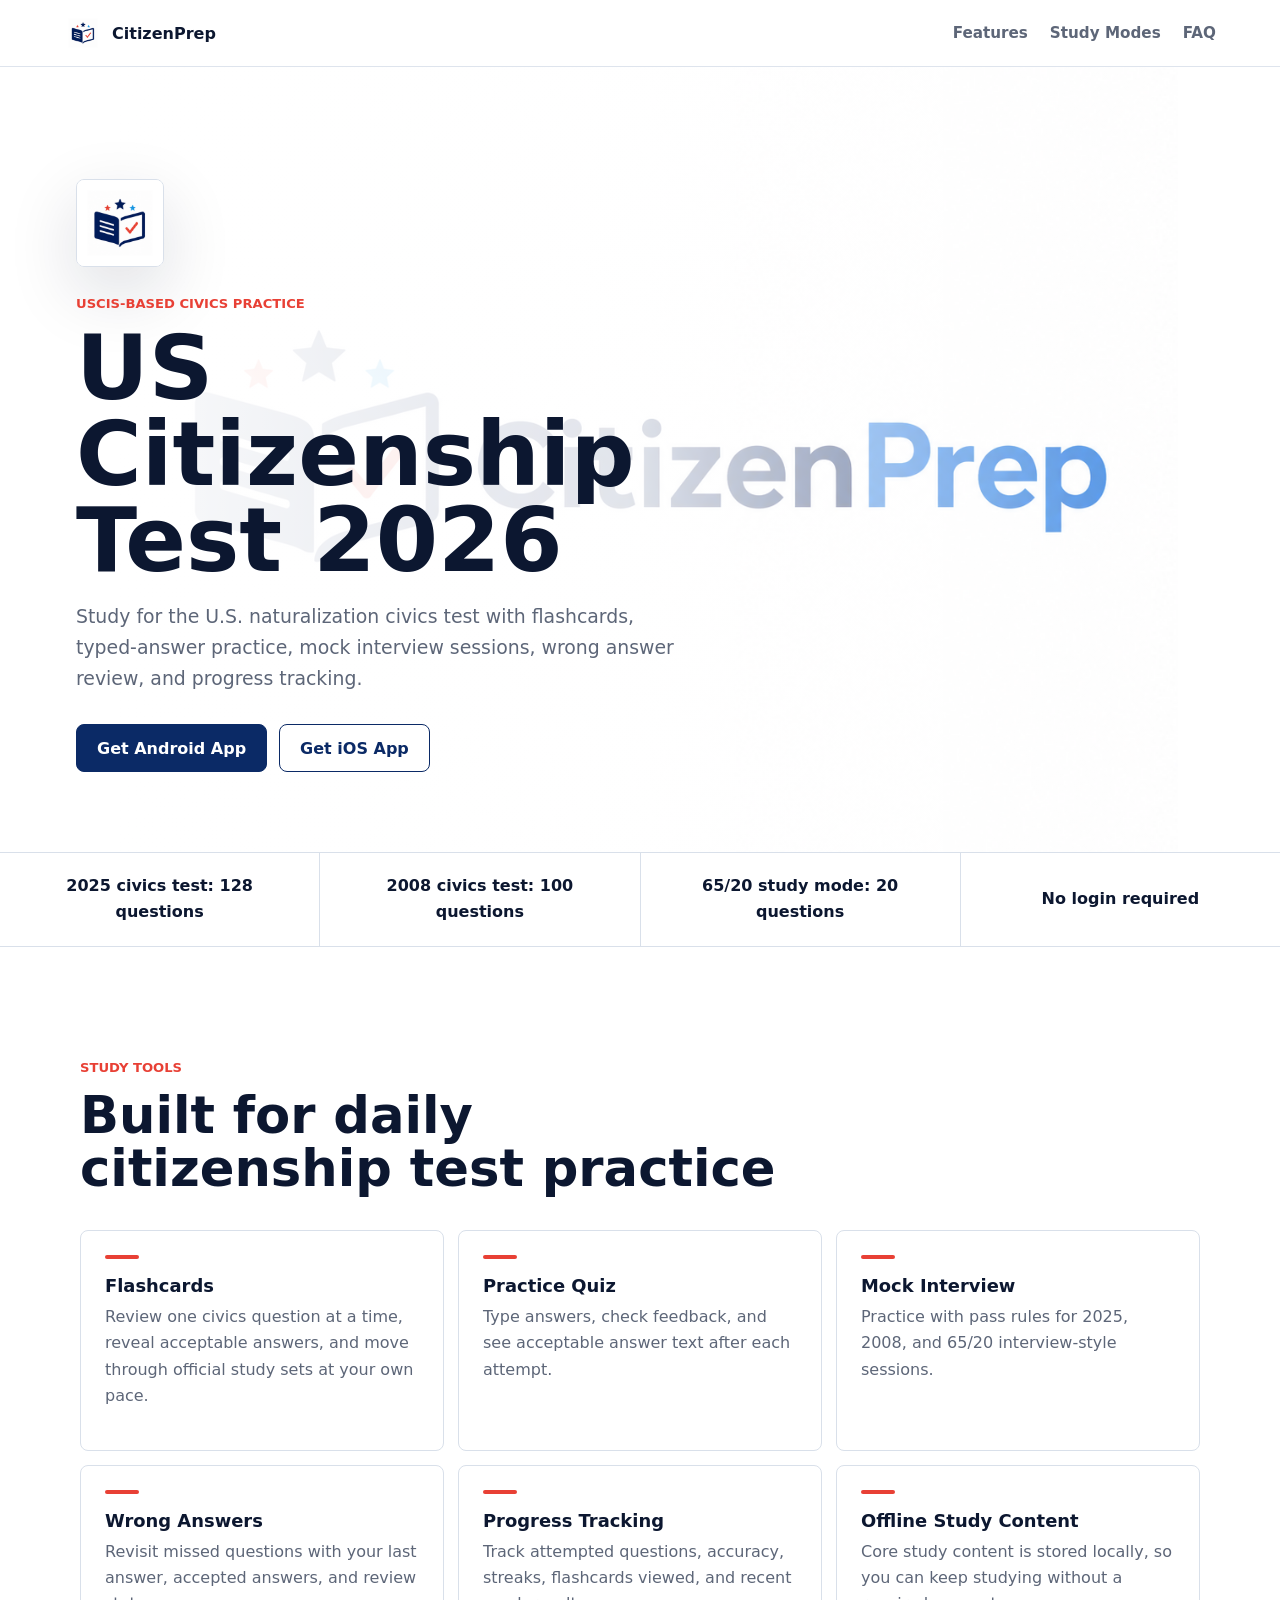
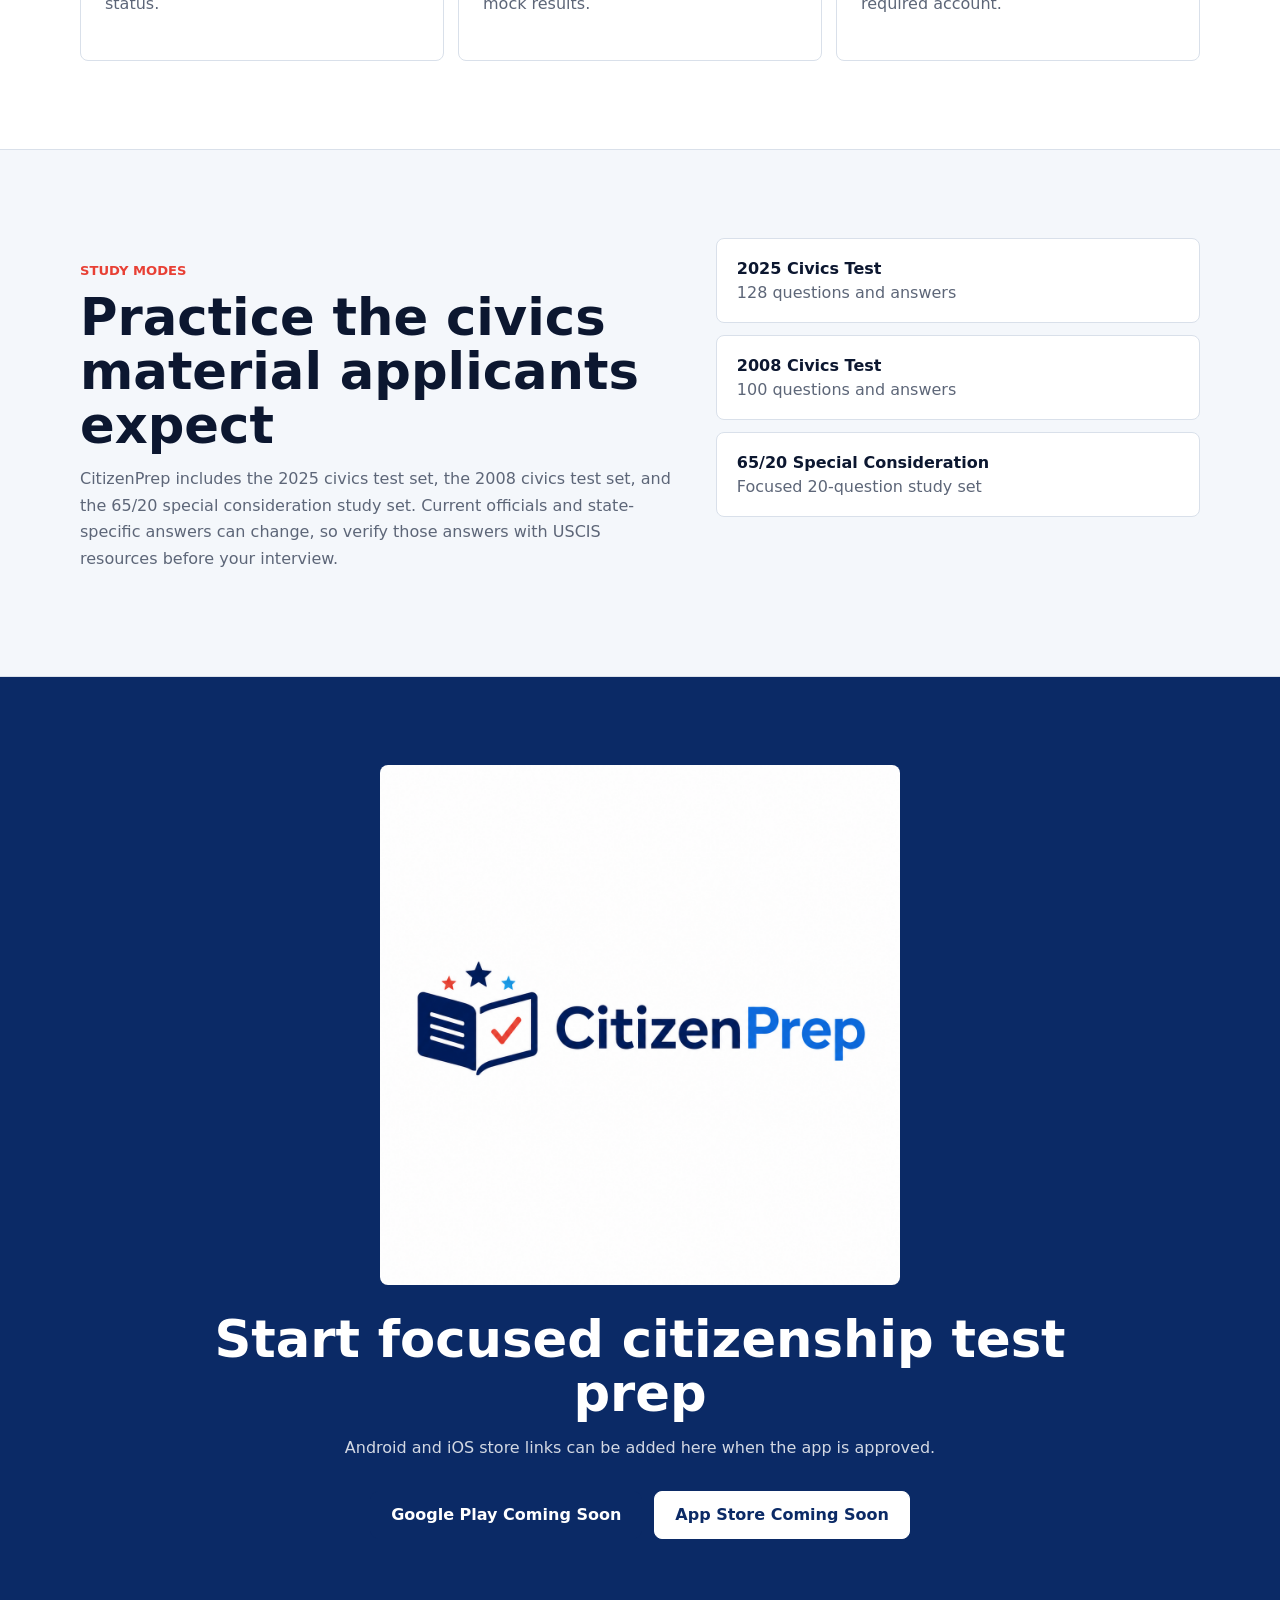
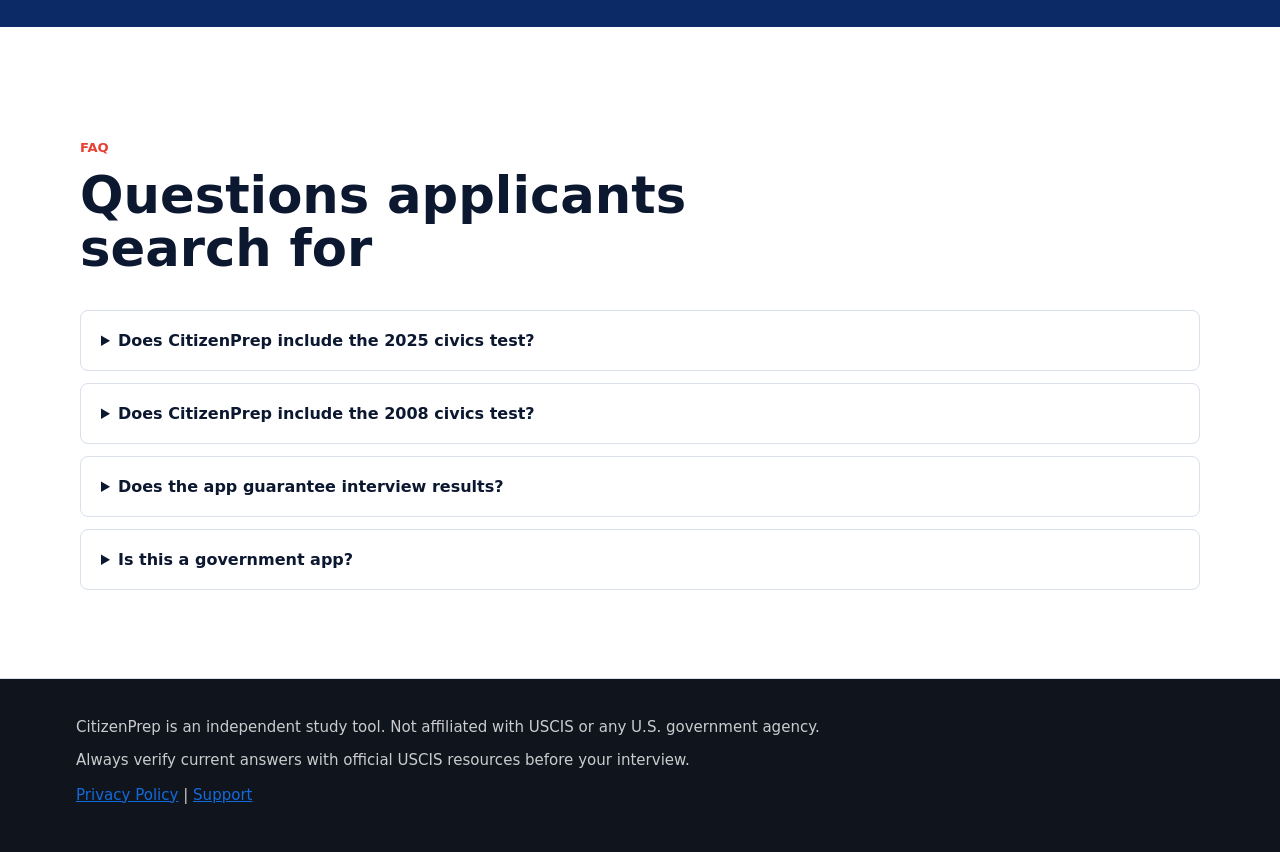
<file: index.html>
<!doctype html>
<html lang="en">
  <head>
    <meta charset="utf-8" />
    <meta name="viewport" content="width=device-width, initial-scale=1" />
    <title>US Citizenship Test 2026 App | CitizenPrep Civics Practice</title>
    <meta
      name="description"
      content="CitizenPrep helps you study for the U.S. naturalization civics test with USCIS-based flashcards, practice quizzes, mock interview mode, wrong answer review, and progress tracking."
    />
    <meta
      name="keywords"
      content="US citizenship test 2026, citizenship test app, naturalization test practice, USCIS civics test, civics flashcards, citizenship mock interview, 2025 civics test, 2008 civics test, 65/20 citizenship test"
    />
    <meta name="robots" content="index,follow" />
    <meta name="theme-color" content="#0b2a66" />
    <link rel="canonical" href="https://example.com/" />
    <link rel="icon" href="assets/citizenprep-app-icon.png" />
    <meta property="og:type" content="website" />
    <meta property="og:title" content="US Citizenship Test 2026 App | CitizenPrep" />
    <meta
      property="og:description"
      content="Study USCIS civics questions with flashcards, practice quizzes, mock interviews, wrong answer review, and progress tracking."
    />
    <meta property="og:image" content="assets/citizenprep-logo.png" />
    <meta property="og:site_name" content="CitizenPrep" />
    <meta name="twitter:card" content="summary_large_image" />
    <meta name="twitter:title" content="US Citizenship Test 2026 App | CitizenPrep" />
    <meta
      name="twitter:description"
      content="USCIS-based civics practice for naturalization test study."
    />
    <meta name="twitter:image" content="assets/citizenprep-logo.png" />
    <link rel="stylesheet" href="styles.css" />
    <script type="application/ld+json">
      {
        "@context": "https://schema.org",
        "@type": "MobileApplication",
        "name": "US Citizenship Test 2026",
        "alternateName": "CitizenPrep",
        "operatingSystem": "Android, iOS",
        "applicationCategory": "EducationalApplication",
        "description": "CitizenPrep helps applicants study for the U.S. naturalization civics test with USCIS-based flashcards, practice quizzes, mock interview mode, wrong answer review, and progress tracking.",
        "image": "assets/citizenprep-app-icon.png",
        "offers": {
          "@type": "Offer",
          "price": "0",
          "priceCurrency": "USD"
        }
      }
    </script>
    <script type="application/ld+json">
      {
        "@context": "https://schema.org",
        "@type": "FAQPage",
        "mainEntity": [
          {
            "@type": "Question",
            "name": "Does CitizenPrep include USCIS civics study material?",
            "acceptedAnswer": {
              "@type": "Answer",
              "text": "CitizenPrep uses publicly available USCIS civics study material for the 2025 civics test, the 2008 civics test, and 65/20 special consideration study mode."
            }
          },
          {
            "@type": "Question",
            "name": "Can I study offline?",
            "acceptedAnswer": {
              "@type": "Answer",
              "text": "Study content is stored locally so core flashcards, practice, mock interview, wrong answers, and progress tools work without login."
            }
          },
          {
            "@type": "Question",
            "name": "Is CitizenPrep affiliated with USCIS?",
            "acceptedAnswer": {
              "@type": "Answer",
              "text": "No. CitizenPrep is an independent study tool and is not affiliated with USCIS or any U.S. government agency."
            }
          }
        ]
      }
    </script>
  </head>
  <body>
    <header class="site-header">
      <a class="brand" href="#top" aria-label="CitizenPrep home">
        <img src="assets/citizenprep-app-icon.png" alt="" />
        <span>CitizenPrep</span>
      </a>
      <nav aria-label="Primary navigation">
        <a href="#features">Features</a>
        <a href="#study">Study Modes</a>
        <a href="#faq">FAQ</a>
      </nav>
    </header>

    <main id="top">
      <section class="hero" aria-labelledby="hero-title">
        <div class="hero-bg" role="img" aria-label="CitizenPrep study app logo"></div>
        <div class="hero-content">
          <img class="hero-icon" src="assets/citizenprep-app-icon.png" alt="CitizenPrep app icon" />
          <p class="eyebrow">USCIS-based civics practice</p>
          <h1 id="hero-title">US Citizenship Test 2026</h1>
          <p class="hero-copy">
            Study for the U.S. naturalization civics test with flashcards,
            typed-answer practice, mock interview sessions, wrong answer review,
            and progress tracking.
          </p>
          <div class="hero-actions" aria-label="Download actions">
            <a class="button primary" href="#download">Get Android App</a>
            <a class="button secondary" href="#download">Get iOS App</a>
          </div>
        </div>
      </section>

      <section class="trust-strip" aria-label="Key app facts">
        <p>2025 civics test: 128 questions</p>
        <p>2008 civics test: 100 questions</p>
        <p>65/20 study mode: 20 questions</p>
        <p>No login required</p>
      </section>

      <section id="features" class="section">
        <div class="section-inner">
          <div class="section-heading">
            <p class="eyebrow">Study tools</p>
            <h2>Built for daily citizenship test practice</h2>
          </div>
          <div class="feature-grid">
            <article>
              <h3>Flashcards</h3>
              <p>Review one civics question at a time, reveal acceptable answers, and move through official study sets at your own pace.</p>
            </article>
            <article>
              <h3>Practice Quiz</h3>
              <p>Type answers, check feedback, and see acceptable answer text after each attempt.</p>
            </article>
            <article>
              <h3>Mock Interview</h3>
              <p>Practice with pass rules for 2025, 2008, and 65/20 interview-style sessions.</p>
            </article>
            <article>
              <h3>Wrong Answers</h3>
              <p>Revisit missed questions with your last answer, accepted answers, and review status.</p>
            </article>
            <article>
              <h3>Progress Tracking</h3>
              <p>Track attempted questions, accuracy, streaks, flashcards viewed, and recent mock results.</p>
            </article>
            <article>
              <h3>Offline Study Content</h3>
              <p>Core study content is stored locally, so you can keep studying without a required account.</p>
            </article>
          </div>
        </div>
      </section>

      <section id="study" class="section alt">
        <div class="section-inner split">
          <div>
            <p class="eyebrow">Study modes</p>
            <h2>Practice the civics material applicants expect</h2>
            <p>
              CitizenPrep includes the 2025 civics test set, the 2008 civics test
              set, and the 65/20 special consideration study set. Current officials
              and state-specific answers can change, so verify those answers with
              USCIS resources before your interview.
            </p>
          </div>
          <div class="mode-list" aria-label="Study mode list">
            <div><strong>2025 Civics Test</strong><span>128 questions and answers</span></div>
            <div><strong>2008 Civics Test</strong><span>100 questions and answers</span></div>
            <div><strong>65/20 Special Consideration</strong><span>Focused 20-question study set</span></div>
          </div>
        </div>
      </section>

      <section id="download" class="download">
        <div class="download-inner">
          <img src="assets/citizenprep-logo.png" alt="CitizenPrep logo" />
          <h2>Start focused citizenship test prep</h2>
          <p>
            Android and iOS store links can be added here when the app is approved.
          </p>
          <div class="store-buttons">
            <a class="button primary" href="#" aria-label="Google Play link coming soon">Google Play Coming Soon</a>
            <a class="button secondary" href="#" aria-label="App Store link coming soon">App Store Coming Soon</a>
          </div>
        </div>
      </section>

      <section id="faq" class="section">
        <div class="section-inner">
          <div class="section-heading">
            <p class="eyebrow">FAQ</p>
            <h2>Questions applicants search for</h2>
          </div>
          <div class="faq-list">
            <details>
              <summary>Does CitizenPrep include the 2025 civics test?</summary>
              <p>Yes. The app includes a 2025 civics test study mode with 128 questions.</p>
            </details>
            <details>
              <summary>Does CitizenPrep include the 2008 civics test?</summary>
              <p>Yes. The app includes a 2008 civics test study mode with 100 questions.</p>
            </details>
            <details>
              <summary>Does the app guarantee interview results?</summary>
              <p>No. CitizenPrep is a study tool and does not guarantee interview results.</p>
            </details>
            <details>
              <summary>Is this a government app?</summary>
              <p>No. CitizenPrep is independent and is not affiliated with USCIS or any U.S. government agency.</p>
            </details>
          </div>
        </div>
      </section>
    </main>

    <footer class="site-footer">
      <p>CitizenPrep is an independent study tool. Not affiliated with USCIS or any U.S. government agency.</p>
      <p>Always verify current answers with official USCIS resources before your interview.</p>
      <p style="margin-top: 10px;">
        <a href="privacy.html" style="color: var(--blue-2); text-decoration: underline;">Privacy Policy</a> | 
        <a href="support.html" style="color: var(--blue-2); text-decoration: underline;">Support</a>
      </p>
    </footer>
  </body>
</html>
</file>
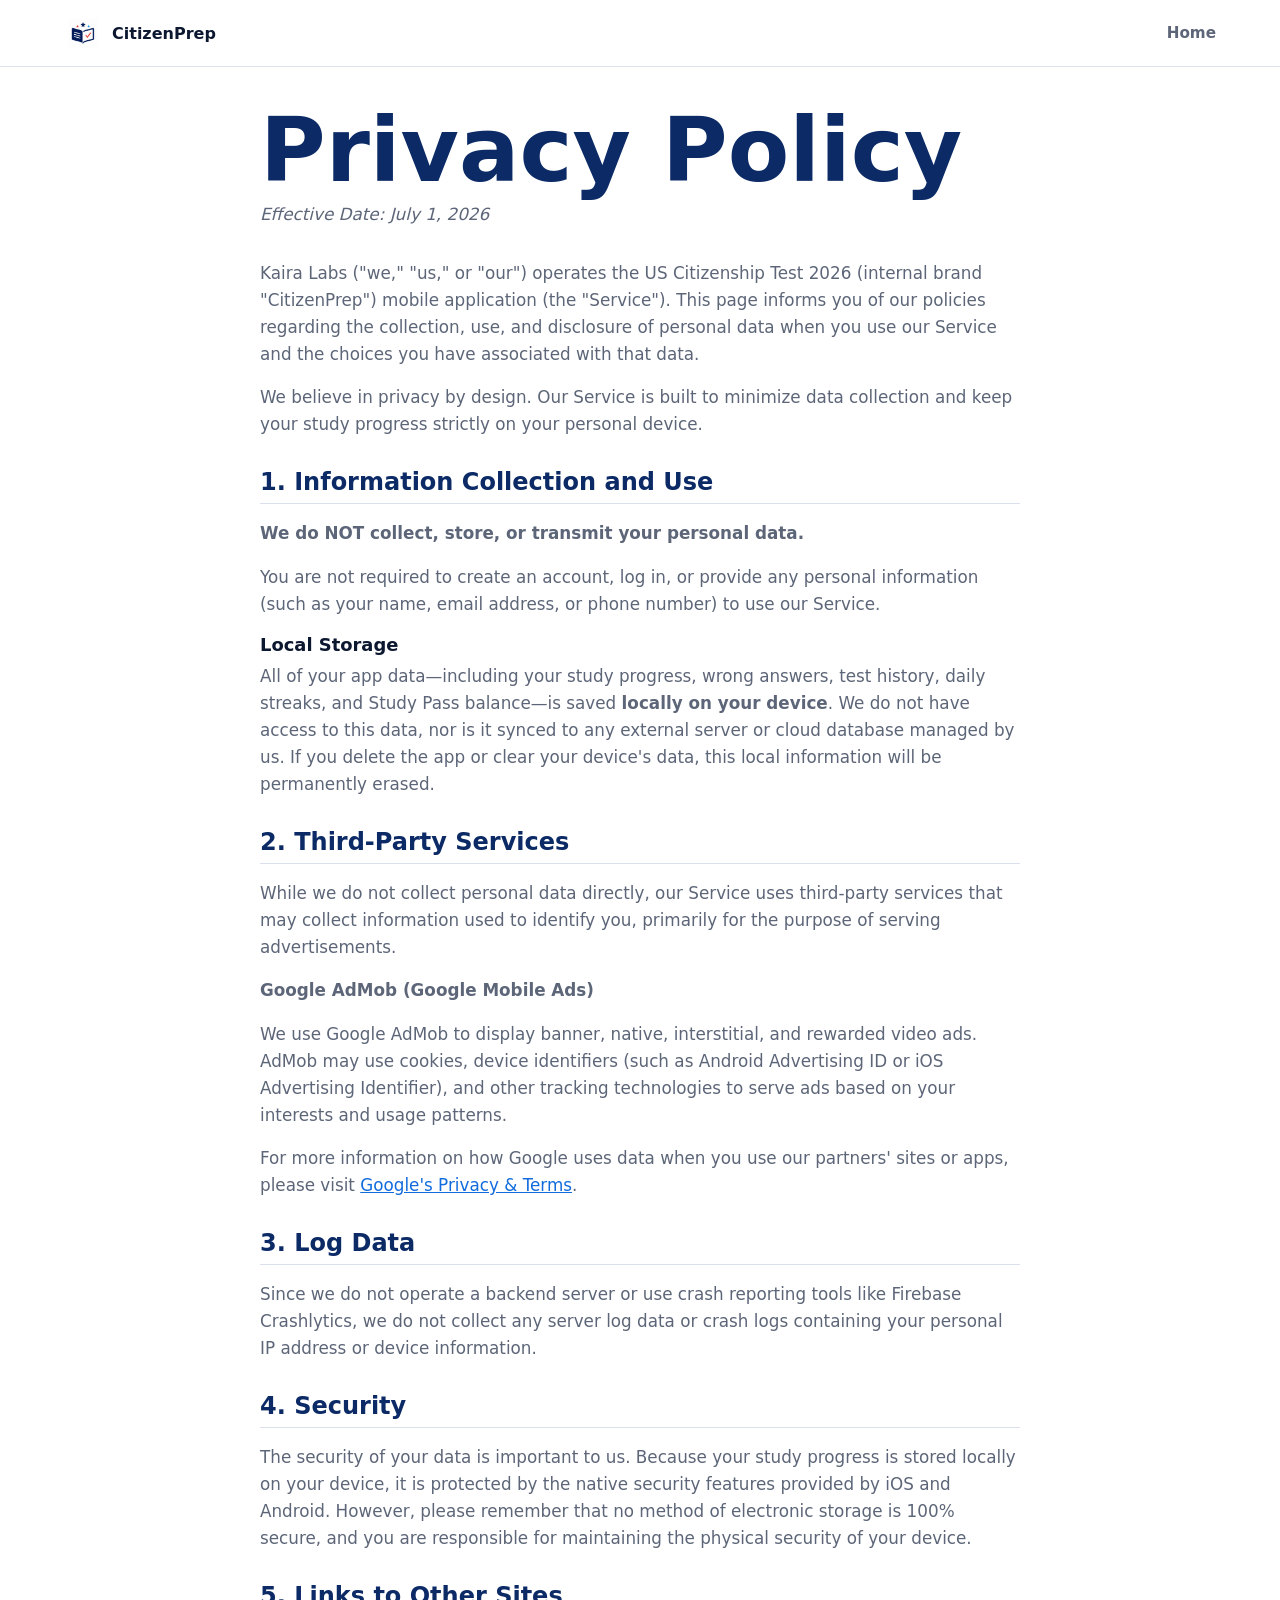
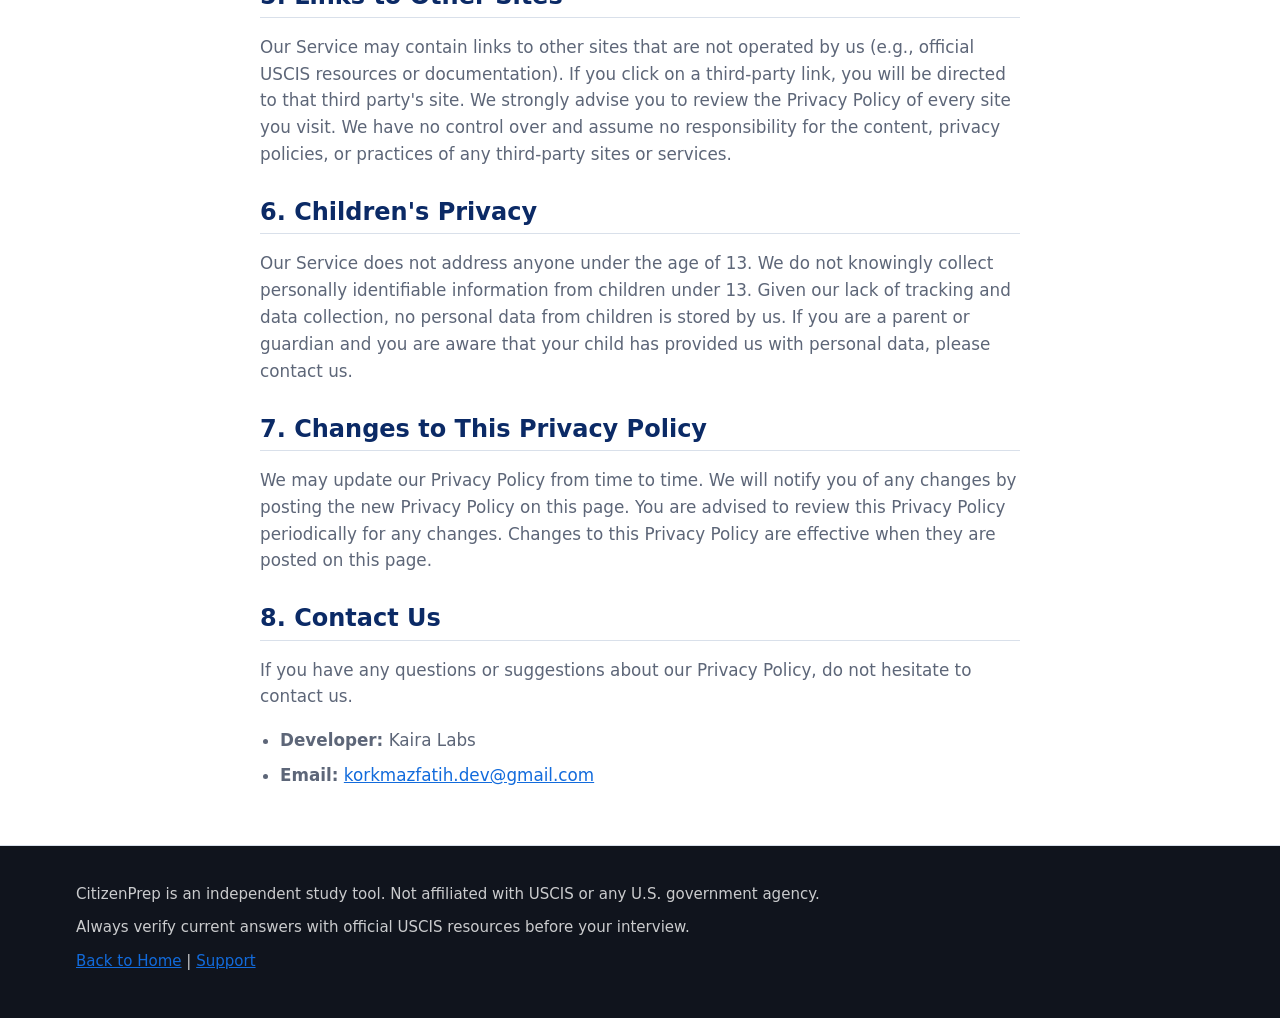
<file: privacy.html>
<!doctype html>
<html lang="en">
  <head>
    <meta charset="utf-8" />
    <meta name="viewport" content="width=device-width, initial-scale=1" />
    <title>Privacy Policy | CitizenPrep - US Citizenship Test 2026 App</title>
    <meta name="description" content="Privacy Policy for CitizenPrep (US Citizenship Test 2026) mobile application." />
    <meta name="robots" content="index,follow" />
    <meta name="theme-color" content="#0b2a66" />
    <link rel="icon" href="assets/citizenprep-app-icon.png" />
    <link rel="stylesheet" href="styles.css" />
    <style>
      .privacy-content {
        max-width: 800px;
        margin: 0 auto;
        padding: 40px 20px;
      }
      .privacy-content h1 {
        color: var(--blue);
        margin-bottom: 8px;
      }
      .privacy-content h2 {
        color: var(--blue);
        margin-top: 32px;
        margin-bottom: 16px;
        font-size: 1.5rem;
        border-bottom: 1px solid var(--line);
        padding-bottom: 8px;
      }
      .privacy-content p, .privacy-content li {
        color: var(--muted);
        line-height: 1.6;
        font-size: 1.05rem;
      }
      .privacy-content ul {
        padding-left: 20px;
        margin-bottom: 16px;
      }
      .privacy-content li {
        margin-bottom: 8px;
      }
      .date {
        color: var(--muted);
        font-style: italic;
        margin-bottom: 32px;
      }
    </style>
  </head>
  <body>
    <header class="site-header">
      <a class="brand" href="index.html" aria-label="CitizenPrep home">
        <img src="assets/citizenprep-app-icon.png" alt="" />
        <span>CitizenPrep</span>
      </a>
      <nav aria-label="Primary navigation">
        <a href="index.html">Home</a>
      </nav>
    </header>

    <main class="privacy-content">
      <h1>Privacy Policy</h1>
      <p class="date">Effective Date: July 1, 2026</p>

      <p>Kaira Labs ("we," "us," or "our") operates the US Citizenship Test 2026 (internal brand "CitizenPrep") mobile application (the "Service"). This page informs you of our policies regarding the collection, use, and disclosure of personal data when you use our Service and the choices you have associated with that data.</p>
      
      <p>We believe in privacy by design. Our Service is built to minimize data collection and keep your study progress strictly on your personal device.</p>

      <h2>1. Information Collection and Use</h2>
      <p><strong>We do NOT collect, store, or transmit your personal data.</strong></p>
      <p>You are not required to create an account, log in, or provide any personal information (such as your name, email address, or phone number) to use our Service.</p>

      <h3>Local Storage</h3>
      <p>All of your app data—including your study progress, wrong answers, test history, daily streaks, and Study Pass balance—is saved <strong>locally on your device</strong>. We do not have access to this data, nor is it synced to any external server or cloud database managed by us. If you delete the app or clear your device's data, this local information will be permanently erased.</p>

      <h2>2. Third-Party Services</h2>
      <p>While we do not collect personal data directly, our Service uses third-party services that may collect information used to identify you, primarily for the purpose of serving advertisements.</p>
      <p><strong>Google AdMob (Google Mobile Ads)</strong></p>
      <p>We use Google AdMob to display banner, native, interstitial, and rewarded video ads. AdMob may use cookies, device identifiers (such as Android Advertising ID or iOS Advertising Identifier), and other tracking technologies to serve ads based on your interests and usage patterns.</p>
      <p>For more information on how Google uses data when you use our partners' sites or apps, please visit <a href="https://policies.google.com/technologies/partner-sites" target="_blank" style="color: var(--blue-2); text-decoration: underline;">Google's Privacy & Terms</a>.</p>

      <h2>3. Log Data</h2>
      <p>Since we do not operate a backend server or use crash reporting tools like Firebase Crashlytics, we do not collect any server log data or crash logs containing your personal IP address or device information.</p>

      <h2>4. Security</h2>
      <p>The security of your data is important to us. Because your study progress is stored locally on your device, it is protected by the native security features provided by iOS and Android. However, please remember that no method of electronic storage is 100% secure, and you are responsible for maintaining the physical security of your device.</p>

      <h2>5. Links to Other Sites</h2>
      <p>Our Service may contain links to other sites that are not operated by us (e.g., official USCIS resources or documentation). If you click on a third-party link, you will be directed to that third party's site. We strongly advise you to review the Privacy Policy of every site you visit. We have no control over and assume no responsibility for the content, privacy policies, or practices of any third-party sites or services.</p>

      <h2>6. Children's Privacy</h2>
      <p>Our Service does not address anyone under the age of 13. We do not knowingly collect personally identifiable information from children under 13. Given our lack of tracking and data collection, no personal data from children is stored by us. If you are a parent or guardian and you are aware that your child has provided us with personal data, please contact us.</p>

      <h2>7. Changes to This Privacy Policy</h2>
      <p>We may update our Privacy Policy from time to time. We will notify you of any changes by posting the new Privacy Policy on this page. You are advised to review this Privacy Policy periodically for any changes. Changes to this Privacy Policy are effective when they are posted on this page.</p>

      <h2>8. Contact Us</h2>
      <p>If you have any questions or suggestions about our Privacy Policy, do not hesitate to contact us.</p>
      <ul>
        <li><strong>Developer:</strong> Kaira Labs</li>
        <li><strong>Email:</strong> <a href="mailto:korkmazfatih.dev@gmail.com" style="color: var(--blue-2); text-decoration: underline;">korkmazfatih.dev@gmail.com</a></li>
      </ul>
    </main>

    <footer class="site-footer">
      <p>CitizenPrep is an independent study tool. Not affiliated with USCIS or any U.S. government agency.</p>
      <p>Always verify current answers with official USCIS resources before your interview.</p>
      <p style="margin-top: 10px;">
        <a href="index.html" style="color: var(--blue-2); text-decoration: underline;">Back to Home</a> | 
        <a href="support.html" style="color: var(--blue-2); text-decoration: underline;">Support</a>
      </p>
    </footer>
  </body>
</html>
</file>
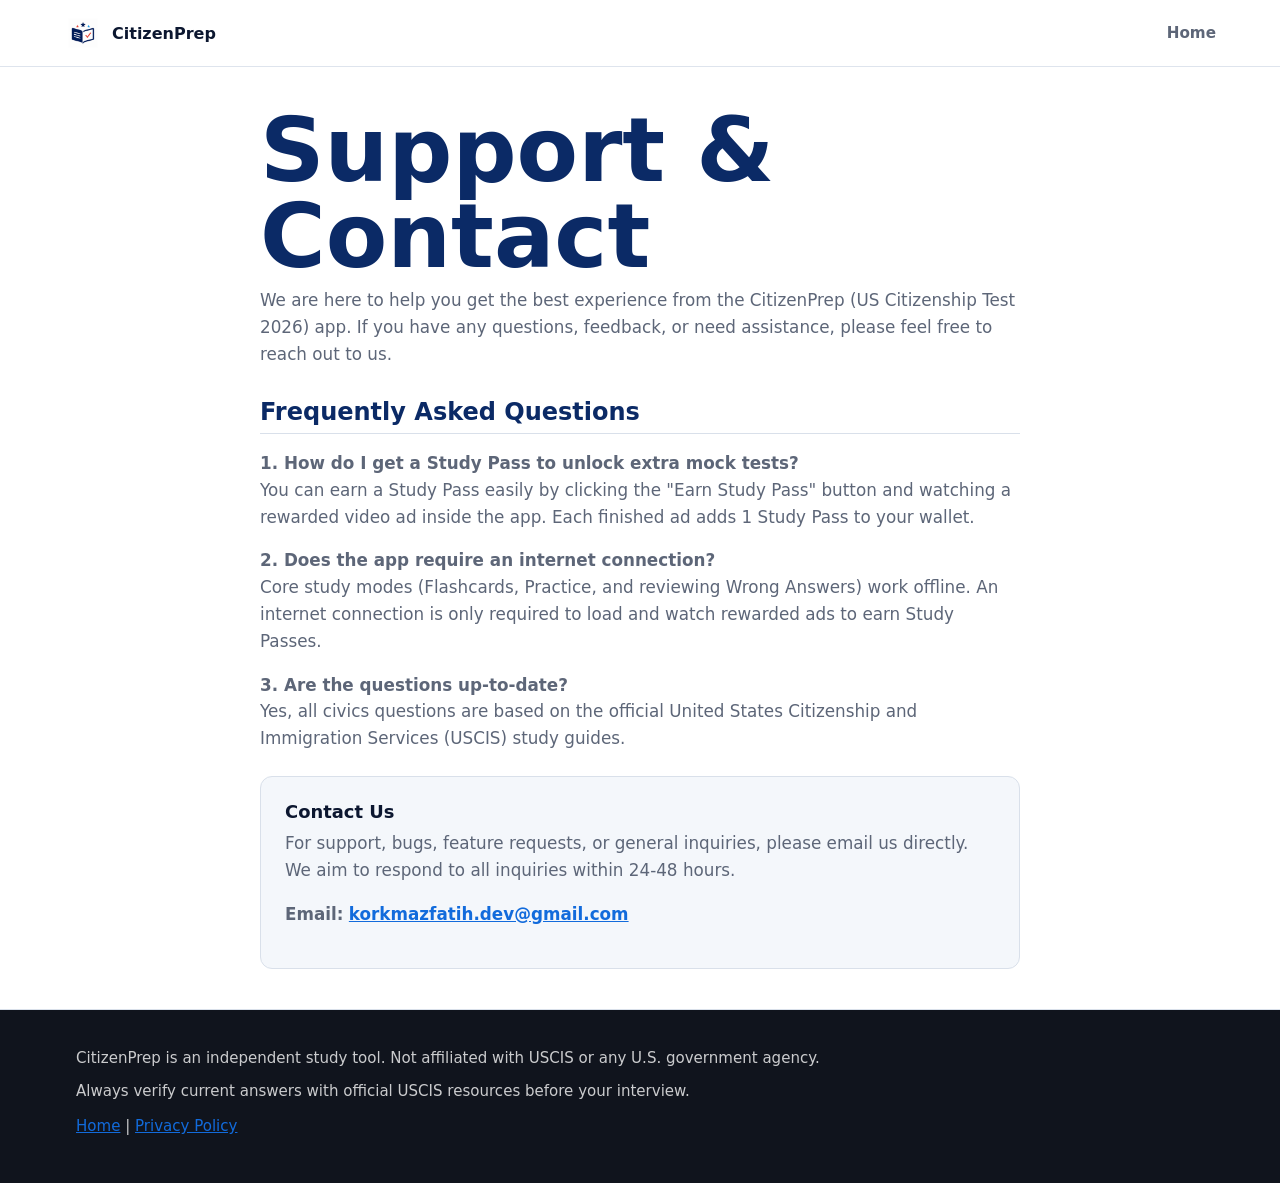
<file: support.html>
<!doctype html>
<html lang="en">
  <head>
    <meta charset="utf-8" />
    <meta name="viewport" content="width=device-width, initial-scale=1" />
    <title>Support & Contact | CitizenPrep - US Citizenship Test 2026 App</title>
    <meta name="description" content="Customer support and contact information for CitizenPrep (US Citizenship Test 2026) mobile application." />
    <meta name="robots" content="index,follow" />
    <meta name="theme-color" content="#0b2a66" />
    <link rel="icon" href="assets/citizenprep-app-icon.png" />
    <link rel="stylesheet" href="styles.css" />
    <style>
      .support-content {
        max-width: 800px;
        margin: 0 auto;
        padding: 40px 20px;
        min-height: 60svh;
      }
      .support-content h1 {
        color: var(--blue);
        margin-bottom: 8px;
      }
      .support-content h2 {
        color: var(--blue);
        margin-top: 32px;
        margin-bottom: 16px;
        font-size: 1.5rem;
        border-bottom: 1px solid var(--line);
        padding-bottom: 8px;
      }
      .support-content p, .support-content li {
        color: var(--muted);
        line-height: 1.6;
        font-size: 1.05rem;
      }
      .contact-card {
        background: var(--band);
        border: 1px solid var(--line);
        border-radius: 12px;
        padding: 24px;
        margin-top: 24px;
      }
      .contact-card a {
        color: var(--blue-2);
        font-weight: bold;
        text-decoration: underline;
      }
    </style>
  </head>
  <body>
    <header class="site-header">
      <a class="brand" href="index.html" aria-label="CitizenPrep home">
        <img src="assets/citizenprep-app-icon.png" alt="" />
        <span>CitizenPrep</span>
      </a>
      <nav aria-label="Primary navigation">
        <a href="index.html">Home</a>
      </nav>
    </header>

    <main class="support-content">
      <h1>Support & Contact</h1>
      <p>We are here to help you get the best experience from the CitizenPrep (US Citizenship Test 2026) app. If you have any questions, feedback, or need assistance, please feel free to reach out to us.</p>

      <h2>Frequently Asked Questions</h2>
      
      <p><strong>1. How do I get a Study Pass to unlock extra mock tests?</strong><br>
      You can earn a Study Pass easily by clicking the "Earn Study Pass" button and watching a rewarded video ad inside the app. Each finished ad adds 1 Study Pass to your wallet.</p>
      
      <p><strong>2. Does the app require an internet connection?</strong><br>
      Core study modes (Flashcards, Practice, and reviewing Wrong Answers) work offline. An internet connection is only required to load and watch rewarded ads to earn Study Passes.</p>

      <p><strong>3. Are the questions up-to-date?</strong><br>
      Yes, all civics questions are based on the official United States Citizenship and Immigration Services (USCIS) study guides.</p>

      <div class="contact-card">
        <h3>Contact Us</h3>
        <p>For support, bugs, feature requests, or general inquiries, please email us directly. We aim to respond to all inquiries within 24-48 hours.</p>
        <p><strong>Email:</strong> <a href="mailto:korkmazfatih.dev@gmail.com">korkmazfatih.dev@gmail.com</a></p>
      </div>
    </main>

    <footer class="site-footer">
      <p>CitizenPrep is an independent study tool. Not affiliated with USCIS or any U.S. government agency.</p>
      <p>Always verify current answers with official USCIS resources before your interview.</p>
      <p style="margin-top: 10px;">
        <a href="index.html" style="color: var(--blue-2); text-decoration: underline;">Home</a> | 
        <a href="privacy.html" style="color: var(--blue-2); text-decoration: underline;">Privacy Policy</a>
      </p>
    </footer>
  </body>
</html>
</file>
<file: styles.css>
:root {
  color-scheme: light;
  --ink: #0c1730;
  --muted: #5d6678;
  --line: #d9e0ea;
  --panel: #ffffff;
  --band: #f4f7fb;
  --blue: #0b2a66;
  --blue-2: #126bdc;
  --red: #e84035;
  --shadow: 0 24px 70px rgba(12, 23, 48, 0.14);
}

* {
  box-sizing: border-box;
}

html {
  scroll-behavior: smooth;
}

body {
  margin: 0;
  font-family:
    Inter, ui-sans-serif, system-ui, -apple-system, BlinkMacSystemFont, "Segoe UI",
    sans-serif;
  color: var(--ink);
  background: #ffffff;
}

a {
  color: inherit;
  text-decoration: none;
}

.site-header {
  position: sticky;
  top: 0;
  z-index: 20;
  display: flex;
  align-items: center;
  justify-content: space-between;
  gap: 24px;
  padding: 14px clamp(20px, 5vw, 64px);
  border-bottom: 1px solid rgba(217, 224, 234, 0.86);
  background: rgba(255, 255, 255, 0.94);
  backdrop-filter: blur(14px);
}

.brand {
  display: inline-flex;
  align-items: center;
  gap: 10px;
  font-weight: 850;
}

.brand img {
  width: 38px;
  height: 38px;
  border-radius: 8px;
}

nav {
  display: flex;
  gap: 22px;
  font-size: 0.95rem;
  font-weight: 700;
  color: var(--muted);
}

nav a:hover {
  color: var(--blue-2);
}

.hero {
  position: relative;
  min-height: 86svh;
  display: grid;
  align-items: center;
  overflow: hidden;
  padding: 112px clamp(20px, 6vw, 76px) 80px;
  border-bottom: 1px solid var(--line);
}

.hero-bg {
  position: absolute;
  inset: 0;
  background-image:
    linear-gradient(90deg, rgba(255, 255, 255, 0.98) 0%, rgba(255, 255, 255, 0.88) 48%, rgba(255, 255, 255, 0.22) 100%),
    url("assets/citizenprep-logo.png");
  background-repeat: no-repeat;
  background-size: min(1060px, 92vw) auto;
  background-position: right 8vw center;
  opacity: 0.96;
}

.hero-content {
  position: relative;
  max-width: 720px;
}

.hero-icon {
  width: 88px;
  height: 88px;
  border: 1px solid var(--line);
  border-radius: 8px;
  box-shadow: var(--shadow);
}

.eyebrow {
  margin: 22px 0 10px;
  color: var(--red);
  font-size: 0.82rem;
  font-weight: 850;
  letter-spacing: 0;
  text-transform: uppercase;
}

h1,
h2,
h3,
p {
  margin-top: 0;
}

h1 {
  max-width: 780px;
  margin-bottom: 18px;
  font-size: clamp(3rem, 7vw, 5.8rem);
  line-height: 0.96;
  letter-spacing: 0;
}

h2 {
  margin-bottom: 14px;
  font-size: clamp(2rem, 4vw, 3.4rem);
  line-height: 1.05;
  letter-spacing: 0;
}

h3 {
  margin-bottom: 8px;
  font-size: 1.12rem;
}

p {
  color: var(--muted);
  line-height: 1.65;
}

.hero-copy {
  max-width: 620px;
  font-size: 1.18rem;
}

.hero-actions,
.store-buttons {
  display: flex;
  flex-wrap: wrap;
  gap: 12px;
  margin-top: 30px;
}

.button {
  display: inline-flex;
  align-items: center;
  justify-content: center;
  min-height: 48px;
  padding: 0 20px;
  border-radius: 8px;
  font-weight: 800;
  border: 1px solid var(--blue);
}

.button.primary {
  color: #ffffff;
  background: var(--blue);
}

.button.secondary {
  color: var(--blue);
  background: #ffffff;
}

.button:hover {
  transform: translateY(-1px);
}

.trust-strip {
  display: grid;
  grid-template-columns: repeat(4, minmax(0, 1fr));
  gap: 1px;
  background: var(--line);
  border-bottom: 1px solid var(--line);
}

.trust-strip p {
  min-height: 92px;
  display: grid;
  place-items: center;
  margin: 0;
  padding: 20px;
  color: var(--ink);
  background: #ffffff;
  font-weight: 850;
  text-align: center;
}

.section {
  padding: 88px clamp(20px, 6vw, 76px);
}

.section.alt {
  background: var(--band);
  border-block: 1px solid var(--line);
}

.section-inner {
  width: min(1120px, 100%);
  margin: 0 auto;
}

.section-heading {
  max-width: 720px;
  margin-bottom: 34px;
}

.feature-grid {
  display: grid;
  grid-template-columns: repeat(3, minmax(0, 1fr));
  gap: 14px;
}

.feature-grid article {
  min-height: 196px;
  padding: 24px;
  border: 1px solid var(--line);
  border-radius: 8px;
  background: var(--panel);
}

.feature-grid article h3::before {
  content: "";
  display: block;
  width: 34px;
  height: 4px;
  margin-bottom: 16px;
  border-radius: 8px;
  background: var(--red);
}

.split {
  display: grid;
  grid-template-columns: minmax(0, 1.1fr) minmax(320px, 0.9fr);
  gap: 44px;
  align-items: start;
}

.mode-list {
  display: grid;
  gap: 12px;
}

.mode-list div {
  display: grid;
  gap: 5px;
  padding: 20px;
  border: 1px solid var(--line);
  border-radius: 8px;
  background: #ffffff;
}

.mode-list span {
  color: var(--muted);
}

.download {
  padding: 88px clamp(20px, 6vw, 76px);
  background: var(--blue);
  color: #ffffff;
}

.download-inner {
  width: min(900px, 100%);
  margin: 0 auto;
  text-align: center;
}

.download img {
  display: block;
  width: min(520px, 100%);
  margin: 0 auto 28px;
  border-radius: 8px;
  background: #ffffff;
}

.download h2 {
  color: #ffffff;
}

.download p {
  color: rgba(255, 255, 255, 0.82);
}

.download .store-buttons {
  justify-content: center;
}

.download .button.secondary {
  border-color: #ffffff;
}

.faq-list {
  display: grid;
  gap: 12px;
}

details {
  border: 1px solid var(--line);
  border-radius: 8px;
  background: #ffffff;
}

summary {
  cursor: pointer;
  padding: 20px;
  font-weight: 850;
}

details p {
  padding: 0 20px 20px;
}

.site-footer {
  padding: 36px clamp(20px, 6vw, 76px);
  border-top: 1px solid var(--line);
  background: #10141d;
}

.site-footer p {
  margin: 0 0 8px;
  color: rgba(255, 255, 255, 0.78);
  font-size: 0.94rem;
}

@media (max-width: 820px) {
  .site-header {
    position: static;
    align-items: flex-start;
    flex-direction: column;
  }

  nav {
    width: 100%;
    overflow-x: auto;
    padding-bottom: 4px;
  }

  .hero {
    min-height: auto;
    padding-top: 72px;
  }

  .hero-bg {
    background-size: 780px auto;
    background-position: 34vw 20px;
    opacity: 0.26;
  }

  .trust-strip,
  .feature-grid,
  .split {
    grid-template-columns: 1fr;
  }

  .trust-strip p {
    min-height: 72px;
  }
}

@media (max-width: 480px) {
  .hero-actions,
  .store-buttons {
    flex-direction: column;
  }

  .button {
    width: 100%;
  }
}
</file>
